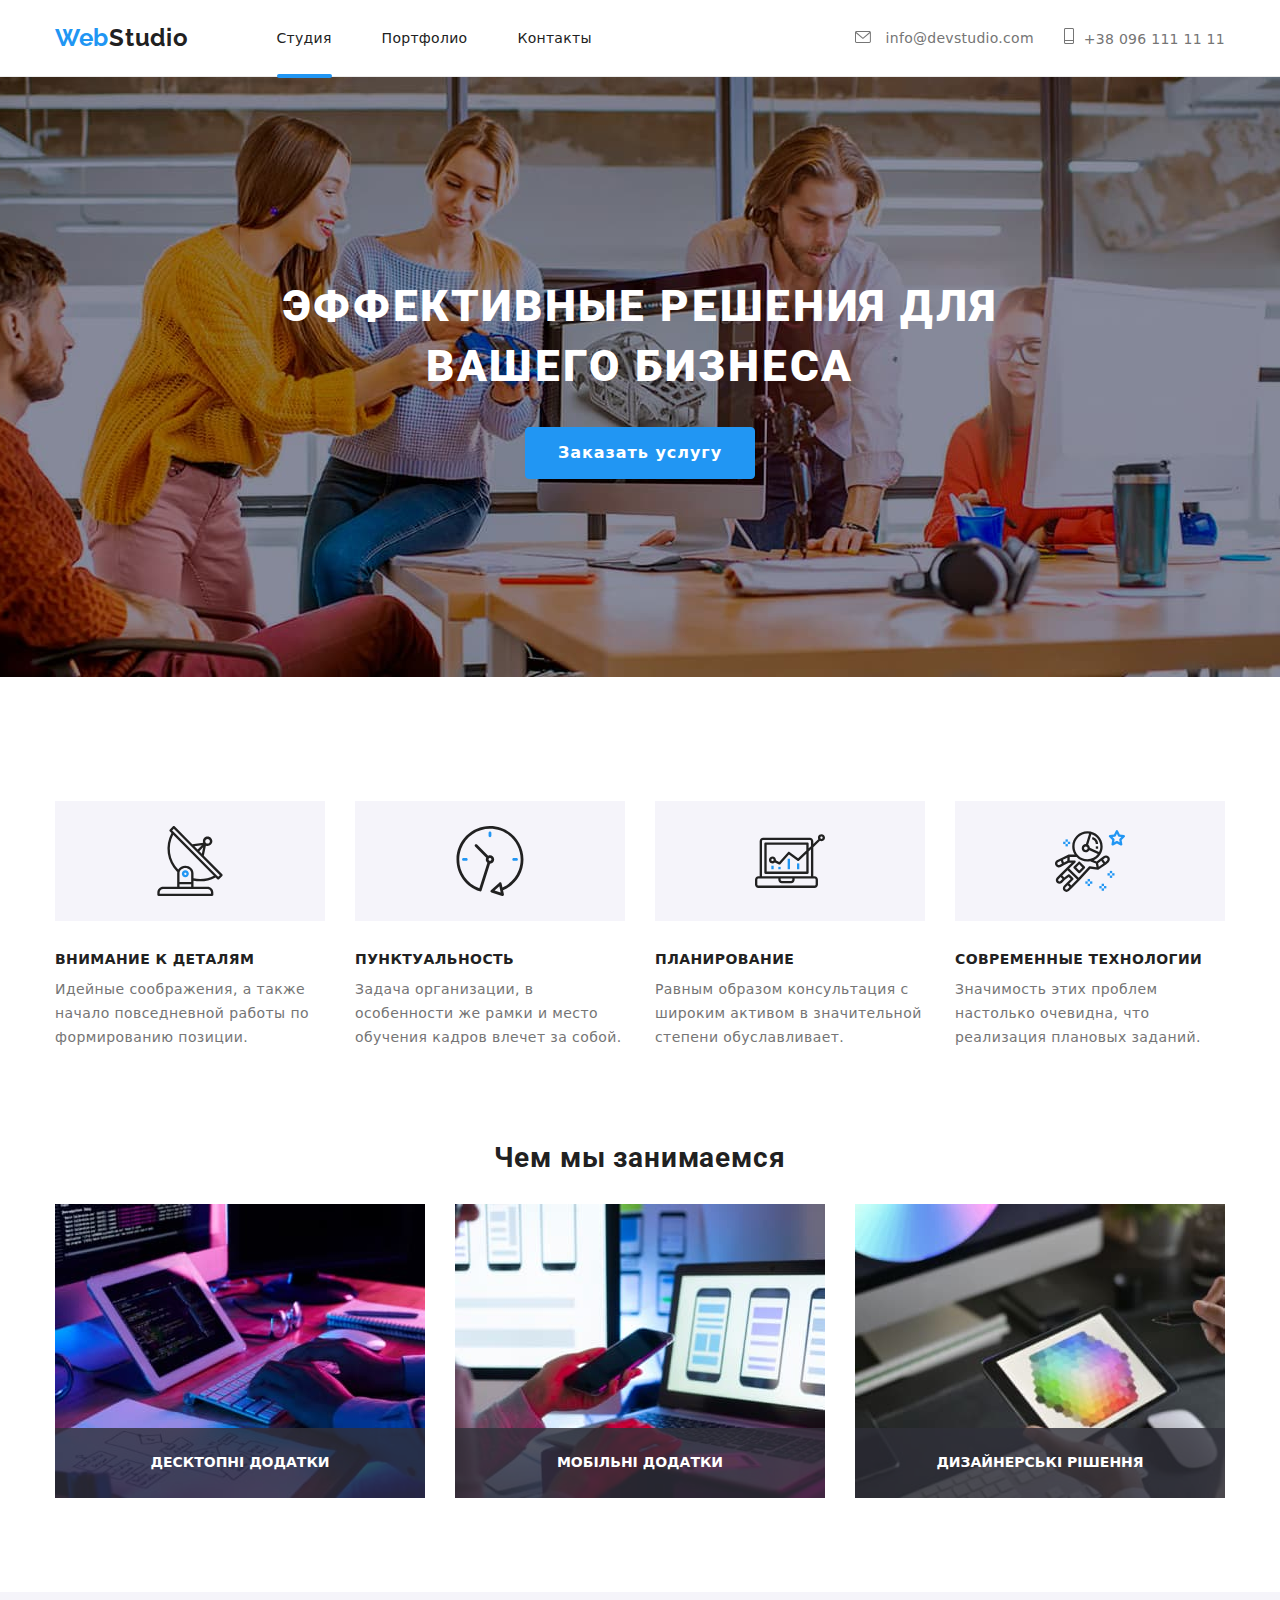
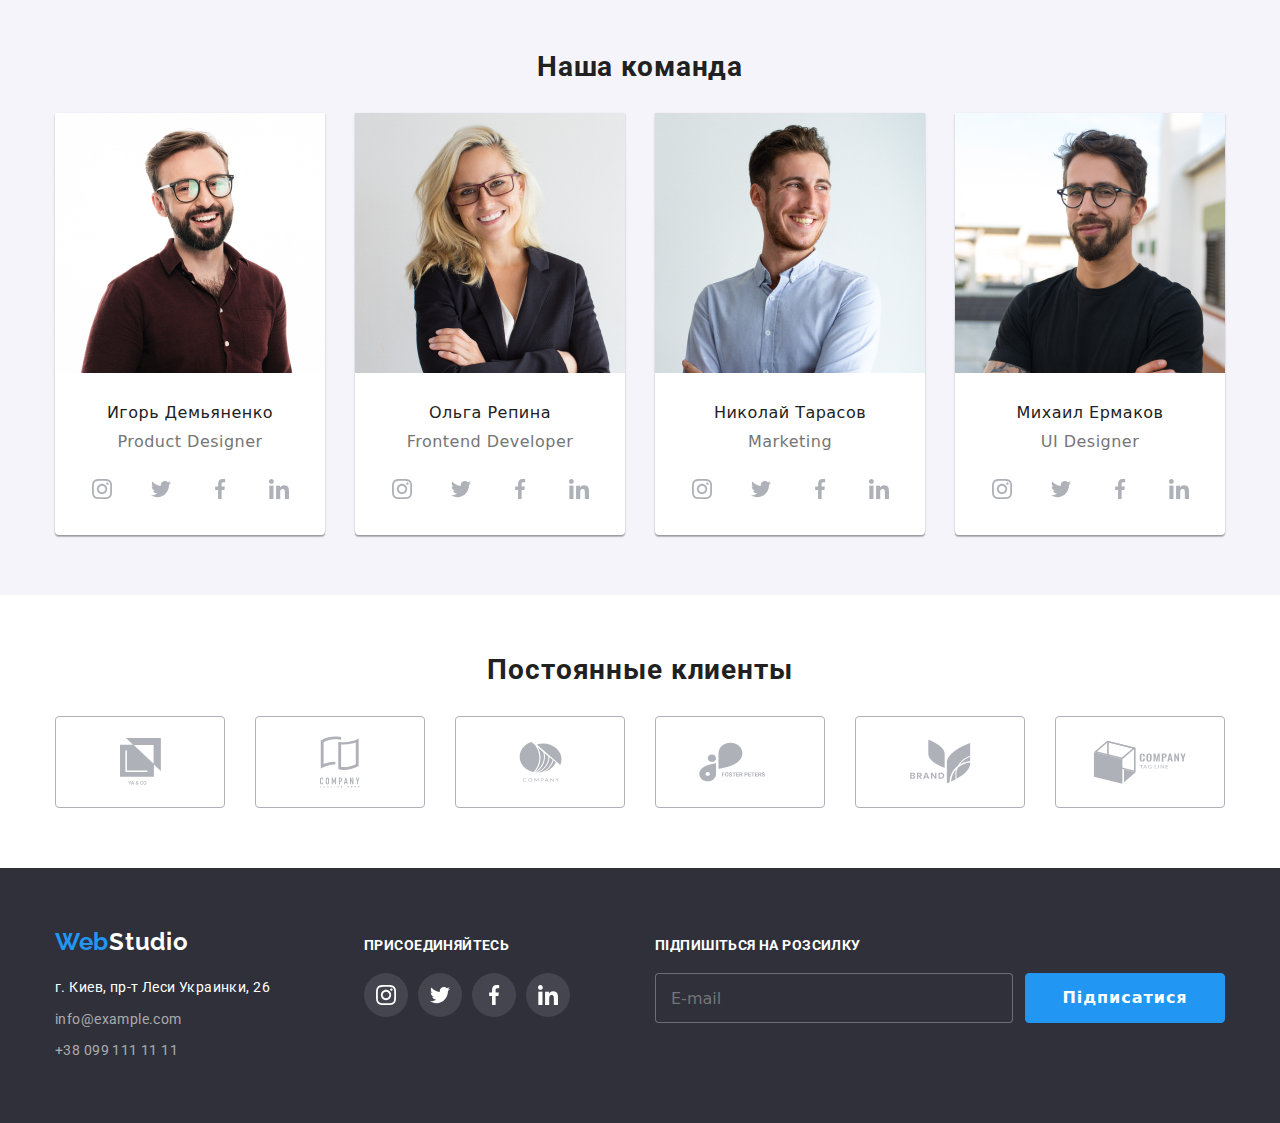
<file: index.html>
<!DOCTYPE html>
<html lang="ru">
<head>
    <meta charset="UTF-8">
    <meta http-equiv="X-UA-Compatible" content="IE=edge">
    <meta name="viewport" content="width=device-width, initial-scale=1.0">
    <title>Document</title>
    <link rel="preconnect" href="https://fonts.googleapis.com">
    <link rel="preconnect" href="https://fonts.gstatic.com" crossorigin>
    <link href="https://fonts.googleapis.com/css2?family=Raleway:wght@700&family=Roboto:wght@400;500;700;900&display=swap"
        rel="stylesheet">
    <link rel="stylesheet" href="https://cdnjs.cloudflare.com/ajax/libs/modern-normalize/1.1.0/modern-normalize.min.css">

    <link rel="stylesheet" href="./css/main.min.css">
   
</head>
<body class="font">
    <header class="page-header">
        <div class="container page-header-container">
            <nav class="page-nav">
            
                <a class="link logo" href="index.html">Web<span class="logo-accent">Studio</span></a>
            
                <ul class="list menu ">
                    <li class="menu__item">
                        <a class="link menu__link menu__link_hover" href="index.html">Студия</a>
                    </li>
                    <li class="menu__item">
                        <a class="link menu__link" href="portfolio.html">Портфолио</a>
                    </li>
                    <li class="menu__item">
                        <a class="link menu__link" href="">Контакты</a>
                    </li>
                </ul>
            
            </nav>
            <button type="button" class="mobile-menu-open" data-menu-open >
                <svg class="mobile-menu-open__icon" width="40" height="40" >
                    <use href="./images/sprite.svg#burger-icon" ></use>
                </svg>
            </button>
            
            <ul class="list menu-address">
                <li class="menu-address__item">
                    <a class="link menu-address__link" href="mailto:info@devstudio.com"> <svg class="mail-icon" width="16" height="12">
                        <use href="./images/sprite.svg#icon-envelope-hover"></use>
                    </svg> info@devstudio.com
                        
                    </a>
                </li>
                <li>
                    <a class="link menu-address__link" href="tel:+380961111111"> <svg class="phone-icon" width="10" height="16">
                        <use href="./images/sprite.svg#icon-Vector"></use>
                    </svg>+38 096 111 11 11
                        
                    </a>
                </li>
            </ul>
        </div>

        <div class="mobile-menu" data-menu>
            <div class="container mobile-menu__container">
                <button class="mobile-menu__close-btn" data-menu-close>
                    <svg class="mobile-menu__close-icon" width="40" height="40">
                        <use href="./images/sprite.svg#icon-cross"></use>
                    </svg>
                </button>
                
                <ul class="list mobile-menu__list">
                    <li  class="mobile-menu__item">
                        <a class="mobile-menu__link link" href="">Студія</a>
                    </li>
                    <li class="mobile-menu__item">
                        <a class="mobile-menu__link link" href="">Портфоліо</a>
                    </li>
                    <li class="mobile-menu__item">
                        <a class="mobile-menu__link link" href="">Контакти</a>
                    </li>
                </ul>
                
                <ul class="list mobile-menu__secondary-list">
                    <li class="mobile-menu__secondary-item" >
                        <a class="mobile-menu__secondary-link_phone" href="">+38 096 111 11 11</a>
                    </li>
                    <li class="mobile-menu__secondary-item">
                        <a class="mobile-menu__secondary-link_mail" href="">info@devstudio.com</a>
                    </li>
                </ul>
                
                <ul class="list mobile-menu__third-list">
                    <li class="mobile-menu__third-item">
                        <a class="mobile-menu__third-link" href="">Instagram</a>
                    </li>
                    <li class="mobile-menu__third-item">
                        <a class="mobile-menu__third-link" href="">Twitter</a>
                    </li>
                    <li class="mobile-menu__third-item">
                        <a class="mobile-menu__third-link" href="">Facebook</a>
                    </li>
                    <li class="mobile-menu__third-item">
                        <a class="mobile-menu__third-link" href="">LinkedIn</a>
                    </li>
                </ul>
            </div>
            
        </div>
        
    
    
    </header>

    <main>
        

        <section class="hero hero-backgroung-color">
            <div class="container">
                <h1 class="hero-title">Эффективные решения для <br> вашего бизнеса</h1>
                <button class="model-btn" type="button" data-modal-open>Заказать услугу</button>
            </div>
            
        </section>

        <section class="advantages-section">
            <div class="container">
                <h2 hidden class="section-main-title">Преимущества</h2>
                <ul class="list advantages-main-list">
                    <li class="advantages-list icon-network">
                        <h3 class="advantages-title">Внимание к деталям</h3>
                        <p class="advantages-text">Идейные соображения, а также начало повседневной работы по формированию позиции.
                        </p>
                    </li>
                    <li class="advantages-list icon-clock">
                        <h3 class="advantages-title">Пунктуальность</h3>
                        <p class="advantages-text">Задача организации, в особенности же рамки и место обучения кадров влечет за
                            собой.</p>
                    </li>
                    <li class="advantages-list icon-notebook">
                        <h3 class="advantages-title">Планирование</h3>
                        <p class="advantages-text">Равным образом консультация с широким активом в значительной степени
                            обуславливает.</p>
                    </li>
                    <li class="advantages-list icon-astronaut">
                        <h3 class="advantages-title">Современные технологии</h3>
                        <p class="advantages-text">Значимость этих проблем настолько очевидна, что реализация плановых заданий.</p>
                    </li>
                </ul>
            </div>
         
        </section>
       

        <section class="duties-section">
            <div class="container">
                <h2 class="section-main-title">Чем мы занимаемся</h2>
                <ul class="list duties-list">

                    <li class="what-we-do">
                        <div class="what-we-do1">
                            <img src="./images/services/on-paper.jpg" alt="на бумаге" width="370" height="294">
                            <p class="what-we-do-overlay">
                                Десктопні додатки
                            </p>
                        </div>
                       
                    </li>


                    <li class="what-we-do">
                        <div class="what-we-do1">
                            <img src="./images/services/on-notebook.jpg" alt="на ноутбуке" width="370" height="294">
                            <p class="what-we-do-overlay">
                            Мобільні додатки
                            </p>
                        </div>
                        
                        
                    </li>



                    <li class="what-we-do">
                        <div class="what-we-do1">
                            <img src="./images/services/on-tablet.jpg" alt="на планшете" width="370" height="294">
                            <p class="what-we-do-overlay">
                                Дизайнерські рішення
                            </p>
                        </div>
                       
                    </li>
                </ul>
            </div>
            
        </section>

        <section class="team-section section">
            <div class="container">
                <h2 class="section-main-title">Наша команда</h2>
                <ul class="list team-list">
                    <li class="team-list-shadow">
                        <picture>
                            <source srcset="./images/team/desktop/igor-demyanenko-desktop-img.jpg 1x, ./images/team/desktop/igor-demyanenko-desktop-img@2x.jpg 2x " 
                            media="(min-width:1200px)" />
                            <source
                                srcset="./images/team/tablet/igor-demyanenko-tablet-img.jpg 1x, ./images/team/tablet/igor-demyanenko-tablet-img@2x.jpg 2x "
                                media="(min-width:768px)" />
                            <source
                                srcset="./images/team/mobile/igor-demyanenko-mobile-img.jpg 1x, ./images/team/mobile/igor-demyanenko-mobile-img@2x.jpg 2x "
                                media="(max-width:767px)" />
                            
                            <img class="team-img" src="./images/team/mobile/igor-demyanenko-mobile-img.jpg" alt="фото игорь демьяненко" >
                        </picture>
                        
                        <div class="team-description">
                            <h3 class="team-title">Игорь Демьяненко</h3>
                            <p class="job-title" lang="en">Product Designer</p>
                            <ul class="social-list list">
                                <li class="social-list-item">
                                    <a href="" class="social-list-link">
                                        <svg class="social-list-icon" width="20" height="20">
                                            <use href="./images/sprite.svg#icon-instagram-2"></use>
                                        </svg>
                                    </a>
                                </li>
                                <li class="social-list-item">
                                    <a href="" class="social-list-link">
                                        <svg class="social-list-icon" width="20" height="20">
                                            <use href="./images/sprite.svg#icon-twitter-1"></use>
                                        </svg>
                                    </a>
                                </li>
                                <li class="social-list-item">
                                    <a href="" class="social-list-link">
                                        <svg class="social-list-icon" width="20" height="20">
                                            <use href="./images/sprite.svg#icon-facebook-1"></use>
                                        </svg>
                                    </a>
                                </li>
                                <li class="social-list-item">
                                    <a href="" class="social-list-link">
                                        <svg class="social-list-icon" width="20" height="20">
                                            <use href="./images/sprite.svg#icon-linkedin-1"></use>
                                        </svg>
                                    </a>
                                </li>
                            </ul>
                        </div>
                    </li>
                    <li class="team-list-shadow">
                        <picture>
                            <source
                                srcset="./images/team/desktop/olga-repina-desktop-img.jpg 1x, ./images/team/desktop/olga-repina-desktop-img@2x.jpg 2x "
                                media="(min-width:1200px)" />
                            <source
                                srcset="./images/team/tablet/olga-repina-tablet-img.jpg 1x, ./images/team/tablet/olga-repina-tablet-img@2x.jpg 2x "
                                media="(min-width:768px)" />
                            <source
                                srcset="./images/team/mobile/olga-repina-mobile-img.jpg 1x, ./images/team/mobile/olga-repina-mobile-img@2x.jpg 2x "
                                media="(max-width:767px)" />

                                <img class="team-img" src="./images/team/mobile/olga-repina-mobile-img.jpg" alt="фото ольга репина" >
                        </picture>

                        
                        <div class="team-description">
                            <h3 class="team-title">Ольга Репина</h3>
                            <p class="job-title" lang="en">Frontend Developer</p>
                            <ul class="social-list list">
                                <li class="social-list-item">
                                    <a href="" class="social-list-link">
                                        <svg class="social-list-icon" width="20" height="20">
                                            <use href="./images/sprite.svg#icon-instagram-2"></use>
                                        </svg>
                                    </a>
                                </li>
                                <li class="social-list-item">
                                    <a href="" class="social-list-link">
                                        <svg class="social-list-icon" width="20" height="20">
                                            <use href="./images/sprite.svg#icon-twitter-1"></use>
                                        </svg>
                                    </a>
                                </li>
                                <li class="social-list-item">
                                    <a href="" class="social-list-link">
                                        <svg class="social-list-icon" width="20" height="20">
                                            <use href="./images/sprite.svg#icon-facebook-1"></use>
                                        </svg>
                                    </a>
                                </li>
                                <li class="social-list-item">
                                    <a href="" class="social-list-link">
                                        <svg class="social-list-icon" width="20" height="20">
                                            <use href="./images/sprite.svg#icon-linkedin-1"></use>
                                        </svg>
                                    </a>
                                </li>
                            </ul>
                        </div>
                    </li>
                    <li class="team-list-shadow">
                        <picture>
                            <source
                                srcset="./images/team/desktop/nikolay-tarasov-desktop-img.jpg 1x, ./images/team/desktop/nikolay-tarasov-desktop-img@2x.jpg 2x "
                                media="(min-width:1200px)" />
                            <source
                                srcset="./images/team/tablet/nikolay-tarasov-tablet-img.jpg 1x, ./images/team/tablet/nikolay-tarasov-tablet-img@2x.jpg 2x "
                                media="(min-width:768px)" />
                            <source
                                srcset="./images/team/mobile/nikolay-tarasov-mobile-img.jpg 1x, ./images/team/mobile/nikolay-tarasov-mobile-img@2x.jpg 2x "
                                media="(max-width:767px)" />
                        
                            <img class="team-img" src="./images/team/mobile/nikolay-tarasov-mobile-img.jpg" alt="фото николаи тарасов">
                        </picture>

    
                        <div class="team-description">
                            <h3 class="team-title">Николай Тарасов</h3>
                            <p class="job-title" lang="en">Marketing</p>
                            <ul class="social-list list">
                                <li class="social-list-item">
                                    <a href="" class="social-list-link">
                                        <svg class="social-list-icon" width="20" height="20">
                                            <use href="./images/sprite.svg#icon-instagram-2"></use>
                                        </svg>
                                    </a>
                                </li>
                                <li class="social-list-item">
                                    <a href="" class="social-list-link">
                                        <svg class="social-list-icon" width="20" height="20">
                                            <use href="./images/sprite.svg#icon-twitter-1"></use>
                                        </svg>
                                    </a>
                                </li>
                                <li class="social-list-item">
                                    <a href="" class="social-list-link">
                                        <svg class="social-list-icon" width="20" height="20">
                                            <use href="./images/sprite.svg#icon-facebook-1"></use>
                                        </svg>
                                    </a>
                                </li>
                                <li class="social-list-item">
                                    <a href="" class="social-list-link">
                                        <svg class="social-list-icon" width="20" height="20">
                                            <use href="./images/sprite.svg#icon-linkedin-1"></use>
                                        </svg>
                                    </a>
                                </li>
                            </ul>
                        </div>
                    </li>
                    <li class="team-list-shadow">
                        <picture>
                            <source
                                srcset="./images/team/desktop/mikhail-ermakov-desktop-img.jpg 1x, ./images/team/desktop/mikhail-ermakov-desktop-img@2x.jpg 2x "
                                media="(min-width:1200px)" />
                            <source
                                srcset="./images/team/tablet/mikhail-ermakov-tablet-img.jpg 1x, ./images/team/tablet/mikhail-ermakov-tablet-img@2x.jpg 2x "
                                media="(min-width:768px)" />
                            <source
                                srcset="./images/team/mobile/mikhail-ermakov-mobile-img.jpg 1x, ./images/team/mobile/mikhail-ermakov-mobile-img@2x.jpg 2x "
                                media="(max-width:767px)" />
                        
                            <img class="team-img" src="./images/team/mobile/mikhail-ermakov-mobile-img.jpg" alt="фото михаил ермаков">
                        </picture>


                        <div class="team-description">
                            <h3 class="team-title">Михаил Ермаков</h3>
                            <p class="job-title" lang="en">UI Designer</p>
                            <ul class="social-list list">
                                <li class="social-list-item">
                                    <a href="" class="social-list-link">
                                        <svg class="social-list-icon" width="20" height="20">
                                            <use href="./images/sprite.svg#icon-instagram-2"></use>
                                        </svg>
                                    </a>
                                </li>
                                <li class="social-list-item">
                                    <a href="" class="social-list-link">
                                        <svg class="social-list-icon" width="20" height="20">
                                            <use href="./images/sprite.svg#icon-twitter-1"></use>
                                        </svg>
                                    </a>
                                </li>
                                <li class="social-list-item">
                                    <a href="" class="social-list-link">
                                        <svg class="social-list-icon" width="20" height="20">
                                            <use href="./images/sprite.svg#icon-facebook-1"></use>
                                        </svg>
                                    </a>
                                </li>
                                <li class="social-list-item">
                                    <a href="" class="social-list-link">
                                        <svg class="social-list-icon" width="20" height="20">
                                            <use href="./images/sprite.svg#icon-linkedin-1"></use>
                                        </svg>
                                    </a>
                                </li>
                            </ul>
                        </div>
                    </li>
                </ul>
            </div>
            
        </section>


        <section class="clients-section">
            <div class="container">
                <h2 class="section-main-title">Постоянные клиенты</h2>
                <ul class="clients-list list">
                    <li class="clients-list-logo">
                        <a href="" class="clients-list-link">
                            <svg class="clients-list-icon" width="41" height="47">
                                <use href="./images/sprite.svg#icon-Union"></use>
                            </svg>
                        </a>
                    </li>
                    <li class="clients-list-logo">
                        <a href="" class="clients-list-link">
                            <svg class="clients-list-icon" width="40" height="52">
                                <use href="./images/sprite.svg#icon-group"></use>
                            </svg>
                        </a>
                    </li>
                    <li class="clients-list-logo">
                        <a href="" class="clients-list-link">
                            <svg class="clients-list-icon" width="43" height="41">
                                <use href="./images/sprite.svg#icon-group-1"></use>
                            </svg>
                        </a>
                    </li>
                    <li class="clients-list-logo">
                        <a href="" class="clients-list-link">
                            <svg class="clients-list-icon" width="84" height="40">
                                <use href="./images/sprite.svg#icon-group-2"></use>
                            </svg>
                        </a>
                    </li>
                    <li class="clients-list-logo">
                        <a href="" class="clients-list-link">
                            <svg class="clients-list-icon" width="63" height="45">
                                <use href="./images/sprite.svg#icon-group-3"></use>
                            </svg>
                        </a>
                    </li>
                    <li class="clients-list-logo">
                        <a href="" class="clients-list-link">
                            <svg class="clients-list-icon" width="94" height="44">
                                <use href="./images/sprite.svg#icon-Object"></use>
                            </svg>
                        </a>
                    </li>
                </ul>
            </div>
            
        </section>

    </main>

    <footer class="page-footer">
        


        <div class="container container-footer">
             <div class="container-footer-item">
                  <div class="container-footer-list">
                      <a class="link logo logo-footer" href="index.html">Web<span class="logo-accent-footer">Studio</span></a>
                      <address>
                          <ul class="list list-address">
                              <li class="list__item list__item_address">
                                  <a class="link list__link_color" href="https://goo.gl/maps/79wJ6iFCeuB7EtHP7" target="_blank">г.
                                Киев,
                                пр-т Леси
                                Украинки, 26</a>
                            </li>
                            <li class="list__item">
                                <a class="link list__link" href="mailto:info@example.com">info@example.com</a>
                            </li>
                            <li class="list__item">
                                <a class="link list__link" href="tel:+380991111111">+38 099 111 11 11</a>
                            </li>
                        </ul>
                    </address>
                </div>
                <div class="container-footer-icons">
                    <h3 class="page-footer__title">присоединяйтесь</h3>
                    <ul class="footer-social-list list">
                        <li>
                            <a href="" class="footer-social-list__link">
                                <svg class="footer-social-list__icon" width="20" heith="20">
                                    <use href="./images/sprite.svg#icon-instagram-2"></use>
                                </svg>
                            </a>
                        </li>
                        <li>
                            <a href="" class="footer-social-list__link">
                                <svg class="footer-social-list__icon" width="20" heith="20">
                                    <use href="./images/sprite.svg#icon-twitter-1"></use>
                                </svg>
                            </a>
                        </li>
                        <li>
                            <a href="" class="footer-social-list__link">
                                <svg class="footer-social-list__icon" width="20" heith="20">
                                    <use href="./images/sprite.svg#icon-facebook-1"></use>
                                </svg>
                            </a>
                        </li>
                        <li>
                            <a href="" class="footer-social-list__link">
                                <svg class="footer-social-list__icon" width="20" heith="20">
                                    <use href="./images/sprite.svg#icon-linkedin-1"></use>
                                </svg>
                            </a>
                        </li>
                    </ul>
                </div>
            </div>


           
            <div class="footer-tablet">
                <p class="modal-form-text-footer page-footer__title">Підпишіться на розсилку</p>
                <form class="modal-form-footer">
    
                    <label class="modal-form-field-footer">
                        <input type="email" name="user-email" class="modal-form-input-footer" required pattern=".+@"
                            minlength="2" placeholder="E-mail">
                    </label>
    
                    <button type="submit" class="modal-form-submit-footer">Підписатися
                        <svg class="modal-form-icon-footer" width="24" height="24">
                            <use href="./images/sprite.svg#icon-icon-send"></use>
                        </svg>
                    </button>
                </form>
            </div>
    
        </div>
    
    
    
    
    
    
    </footer>


<!-- <div class="backdrop is-hidden" data-modal>
    <div class="modal">
        <button type="button" class="modal-close-btn" data-modal-close>
            <svg class="modal-close-btn-icon" width="11" height="11">
                <use href="./images/sprite.svg#icon-Vector-1"></use>
            </svg>
        </button>
        <form class="modal-form">
            <p class="modal-form-text">Залиште свої дані, ми вам передзвонимо</p>
            <label class="modal-form-field">
                <span class="modal-form-input-desc">Ім'я</span>
                <span class="modal-form-input-wrapper">
                    <input type="text" name="user-name" class="modal-form-input" required pattern="^[a-zA-Za-яА-Я]+" minlength="2">
                    <svg class="modal-form-icon" width="12" height="12">
                        <use href="./images/sprite.svg#icon-name-icon-final"></use>
                    </svg>
                </span>
            </label>
            <label class="modal-form-field">
                <span class="modal-form-input-desc">Телефон</span>
               <span class="modal-form-input-wrapper">
                    <input type="tel" name="user-phone" class="modal-form-input" required pattern="[0-9]{3}-[0-9]{3}-[0-9]{2}-[0-9]{2}"
                        title="xxx-xxx-xx-xx">
                    <svg class="modal-form-icon" width="13" height="13">
                        <use href="./images/sprite.svg#icon-phone-icon"></use>
                    </svg>
                </span>
            </label>
            <label class="modal-form-field">
                <span class="modal-form-input-desc">Пошта</span>
                <span class="modal-form-input-wrapper">
                    <input type="mail" name="user-mail" class="modal-form-input" required>
                    <svg class="modal-form-icon" width="15" height="12">
                        <use href="./images/sprite.svg#icon-mail-icon"></use>
                    </svg>
                </span>
            </label>
            <label class="modal-form-field">
                <span class="modal-form-input-desc">Коментар</span>
                <textarea 
                name="user-message"   
                class="modal-form-message" 
                placeholder="Bведіть текст"></textarea>
            </label>
            <input id="user-policy" type="checkbox" name="user-policy" class="modal-form-check visually-hidden">
            <label for="user-policy" class="modal-form-check-desc"><span class="modal-form-decs-policy">Погоджуюся з розсилкою та приймаю&nbsp;</span>  <a class="modal-form-desc-policy-link" href="">Умови договору</a> </label>
            <button type="submit" class="modal-form-submit">Відправити</button>
        </form>
    </div>
</div>

<script src="./css/js/model.js"></script> -->
<script src="./js/mobile-menu.js"></script>


</body>
</html>
</file>
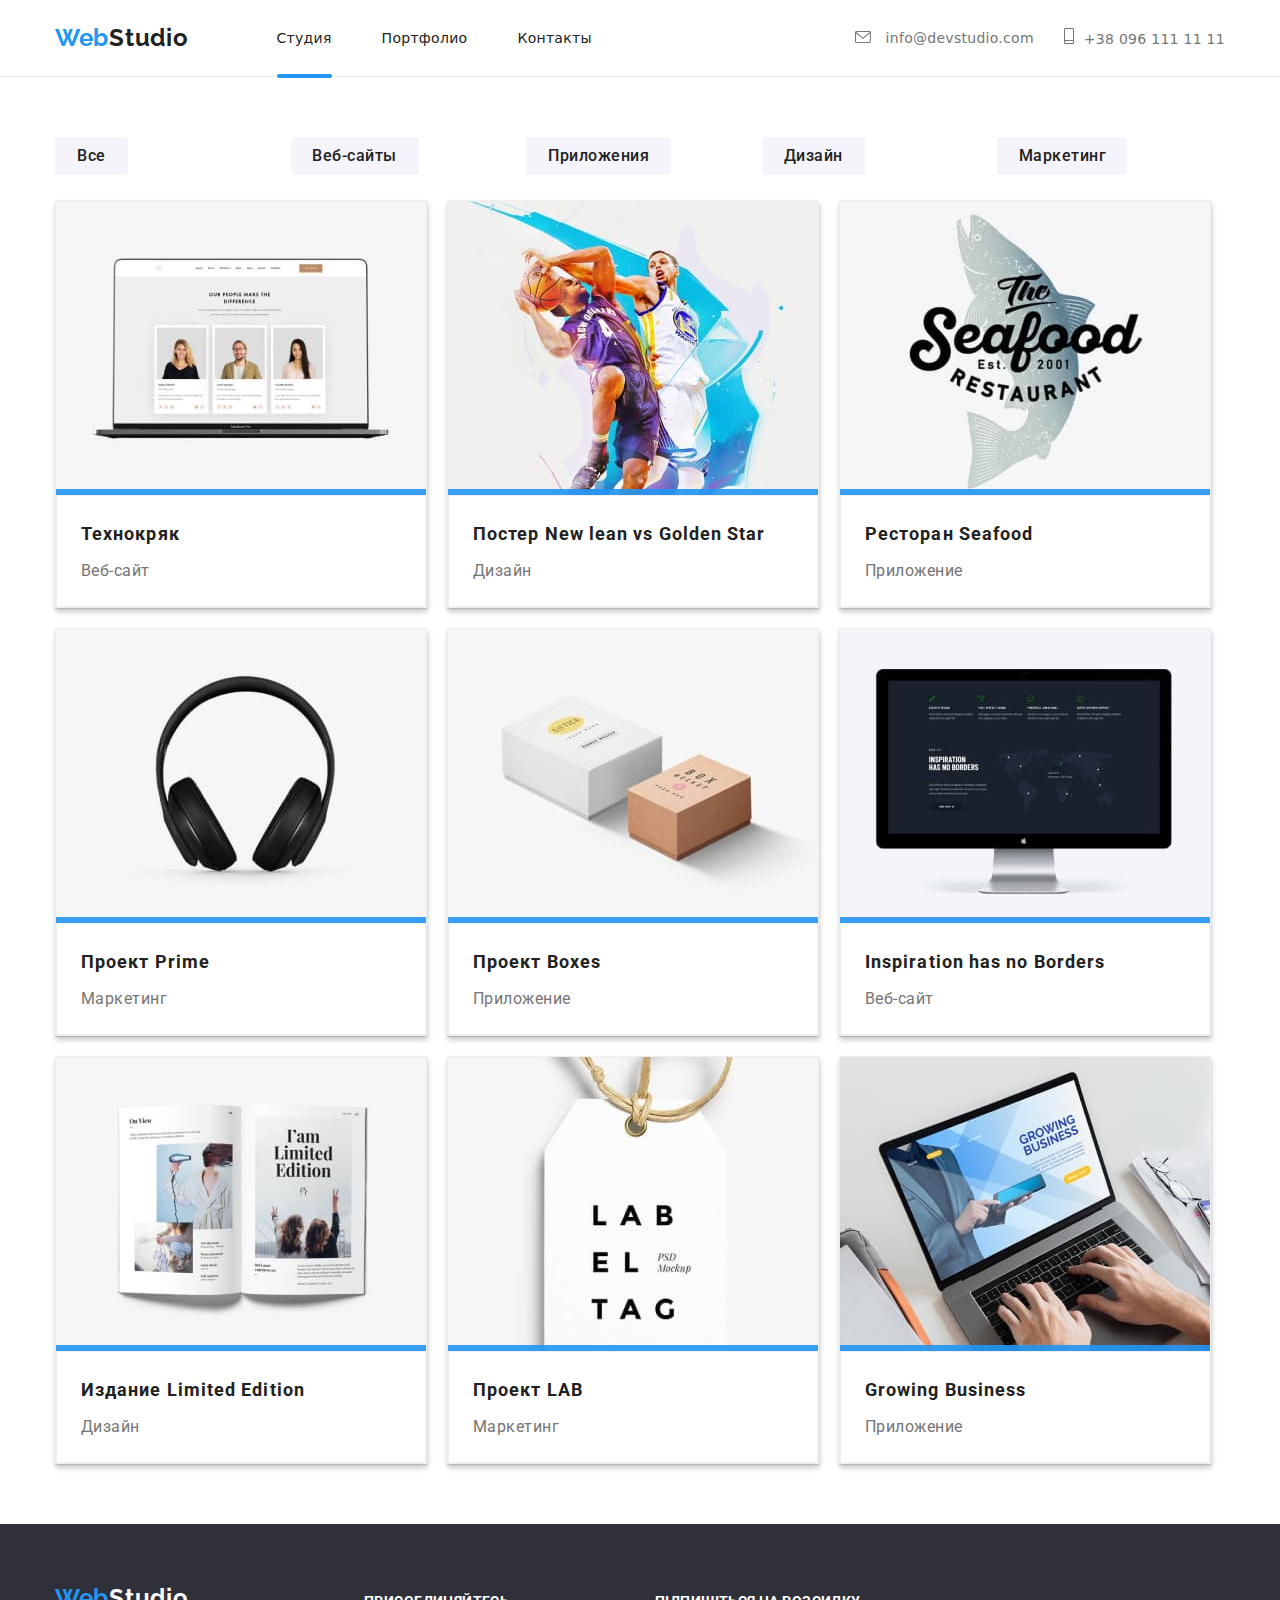
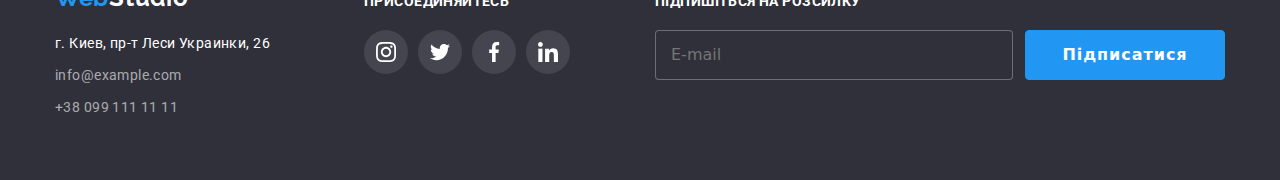
<file: portfolio.html>
<!DOCTYPE html>
<html lang="ru">

<head>
    <meta charset="UTF-8">
    <meta http-equiv="X-UA-Compatible" content="IE=edge">
    <meta name="viewport" content="width=device-width, initial-scale=1.0">
    <title>Document</title>
    <link rel="preconnect" href="https://fonts.googleapis.com">
    <link rel="preconnect" href="https://fonts.gstatic.com" crossorigin>
    <link
        href="https://fonts.googleapis.com/css2?family=Raleway:wght@700&family=Roboto:wght@400;500;700;900&display=swap"
        rel="stylesheet">
    <link rel="stylesheet" href="https://cdnjs.cloudflare.com/ajax/libs/modern-normalize/1.0.0/modern-normalize.min.css" />
        
    <link rel="stylesheet" href="./css/main.min.css">
</head>

<body class="font">

    <header class="page-header">
        <div class="container page-header-container page-header-portfolio">
            <nav class="page-nav">
    
                <a class="link logo" href="index.html">Web<span class="logo-accent">Studio</span></a>
    
                <ul class="list menu ">
                    <li class="menu__item">
                        <a class="link menu__link menu__link_hover" href="index.html">Студия</a>
                    </li>
                    <li class="menu__item">
                        <a class="link menu__link" href="portfolio.html">Портфолио</a>
                    </li>
                    <li class="menu__item">
                        <a class="link menu__link" href="">Контакты</a>
                    </li>
                </ul>
    
            </nav>
            <button type="button" class="mobile-menu-open" data-menu-open>
                <svg class="mobile-menu-open__icon" width="40" height="40">
                    <use href="./images/sprite.svg#burger-icon"></use>
                </svg>
            </button>
    
            <ul class="list menu-address">
                <li class="menu-address__item">
                    <a class="link menu-address__link" href="mailto:info@devstudio.com"> <svg class="mail-icon" width="16"
                            height="12">
                            <use href="./images/sprite.svg#icon-envelope-hover"></use>
                        </svg> info@devstudio.com
    
                    </a>
                </li>
                <li>
                    <a class="link menu-address__link" href="tel:+380961111111"> <svg class="phone-icon" width="10"
                            height="16">
                            <use href="./images/sprite.svg#icon-Vector"></use>
                        </svg>+38 096 111 11 11
    
                    </a>
                </li>
            </ul>
        </div>
    
        <div class="mobile-menu" data-menu>
            <div class="container mobile-menu__container">
                <button class="mobile-menu__close-btn" data-menu-close>
                    <svg class="mobile-menu__close-icon" width="40" height="40">
                        <use href="./images/sprite.svg#icon-cross"></use>
                    </svg>
                </button>
    
                <ul class="list mobile-menu__list">
                    <li class="mobile-menu__item">
                        <a class="mobile-menu__link link" href="">Студія</a>
                    </li>
                    <li class="mobile-menu__item">
                        <a class="mobile-menu__link link" href="">Портфоліо</a>
                    </li>
                    <li class="mobile-menu__item">
                        <a class="mobile-menu__link link" href="">Контакти</a>
                    </li>
                </ul>
    
                <ul class="list mobile-menu__secondary-list">
                    <li class="mobile-menu__secondary-item">
                        <a class="mobile-menu__secondary-link_phone" href="">+38 096 111 11 11</a>
                    </li>
                    <li class="mobile-menu__secondary-item">
                        <a class="mobile-menu__secondary-link_mail" href="">info@devstudio.com</a>
                    </li>
                </ul>
    
                <ul class="list mobile-menu__third-list">
                    <li class="mobile-menu__third-item">
                        <a class="mobile-menu__third-link" href="">Instagram</a>
                    </li>
                    <li class="mobile-menu__third-item">
                        <a class="mobile-menu__third-link" href="">Twitter</a>
                    </li>
                    <li class="mobile-menu__third-item">
                        <a class="mobile-menu__third-link" href="">Facebook</a>
                    </li>
                    <li class="mobile-menu__third-item">
                        <a class="mobile-menu__third-link" href="">LinkedIn</a>
                    </li>
                </ul>
            </div>
    
        </div>
    
    
    
    </header>
    <!-- <header class="page-header page-header-portfolio">
        <div class="container page-header-container">
            <nav class="page-nav">
    
                <a class="link logo" href="index.html">Web <span class="logo-accent">Studio</span></a>
    
                <ul class="list menu ">
                    <li class="menu__item">
                        <a class="link menu__link" href="index.html">Студия</a>
                    </li>
                    <li class="menu__item">
                        <a class="link menu__link menu__link_hover" href="portfolio.html">Портфолио</a>
                    </li>
                    <li class="menu__item">
                        <a class="link menu__link" href="">Контакты</a>
                    </li>
                </ul>
    
            </nav>
    
            <ul class="list menu-address">
                <li class="menu-address__item">
                    <a class="link menu-address__link" href="mailto:info@devstudio.com"> <svg class="mail-icon" width="16"
                            height="12">
                            <use href="./images/sprite.svg#icon-envelope-hover"></use>
                        </svg> info@devstudio.com
    
                    </a>
                </li>
                <li>
                    <a class="link menu-address__link" href="tel:+380961111111"> <svg class="phone-icon" width="10" height="16">
                            <use href="./images/sprite.svg#icon-Vector"></use>
                        </svg>+38 096 111 11 11
    
                    </a>
                </li>
            </ul>
        </div>
    
    
    
    </header> -->
    <main>
        <section class="page-portfolio">
            <div class="container">
                <h1 hidden >Меню</h1>
                <ul class="list portfolio-list">
                
                    <li class="portfolio-list__item">
                        <button class="portfolio-list__btn button-portfolio-first" type="button">Все</button>
                    </li>
                    <li class="portfolio-list__item">
                        <button class="portfolio-list__btn button-portfolio-second" type="button">Веб-сайты</button>
                    </li>
                    <li class="portfolio-list__item">
                        <button class="portfolio-list__btn button-portfolio-third" type="button">Приложения</button>
                    </li>
                    <li class="portfolio-list__item">
                        <button class="portfolio-list__btn button-portfolio-forth" type="button">Дизайн</button>
                    </li>
                    <li class="portfolio-list__item">
                        <button class="portfolio-list__btn button-portfolio-fifth" type="button">Маркетинг</button>
                    </li>
                </ul>
                
                <h2 hidden>Все виды постеров</h2>
                <ul class="list portfolio-secondary-list">
                    <li class="portfolio-secondary-list__item">
                        <a href="" class="portfolio-secondary-list__link">
                            <div class="items-menu-flex-wrapper">


                                <picture>
                                    <source
                                        srcset="./images/portfolio/desktop/overlay-desktop-img.jpg 1x, ./images/portfolio/desktop/overlay-desktop-img@2x.jpg 2x "
                                        media="(min-width:1200px)" />
                                    <source
                                        srcset="./images/portfolio/tablet/overlay-tablet-img.jpg 1x, ./images/portfolio/tablet/overlay-tablet-img@2x.jpg 2x "
                                        media="(min-width:768px)" />
                                    <source
                                        srcset="./images/portfolio/mobile/overlay-mobile-img.jpg 1x, ./images/portfolio/mobile/overlay-mobile-img@2x.jpg 2x "
                                        media="(max-width:767px)" />
                                
                                    <img src="./images/portfolio/poster-one.jpg" alt="ноутбук">
                                </picture>

                                
                                <p class="overlay">Ресурс пропонує комплексні пропозиції з різним рівнем функціоналу та сервісів. Все це дозволить
                                    відвідувачу отримати
                                    вичерпні відомості про компанію чи приватну особу.</p>
                            </div>
                        </a>
                        
                       
                        <div class="title-description">
                            <h3 class="portfolio-secondary-list__title" class="poster-title">Технокряк</h3>
                            <p class="portfolio-secondary-list__desc">Веб-сайт</p>
                        </div>
                    </li>

                    <li class="portfolio-secondary-list__item">
                        <a href="" class="portfolio-secondary-list__link">
                            <div class="items-menu-flex-wrapper">

                                <picture>
                                    <source
                                        srcset="./images/portfolio/desktop/poster-desktop-img.jpg 1x, ./images/portfolio/desktop/poster-desktop-img@2x.jpg 2x "
                                        media="(min-width:1200px)" />
                                    <source
                                        srcset="./images/portfolio/tablet/poster-tablet-img.jpg 1x, ./images/portfolio/tablet/poster-tablet-img@2x.jpg 2x "
                                        media="(min-width:768px)" />
                                    <source
                                        srcset="./images/portfolio/mobile/poster-mobile-img.jpg 1x, ./images/portfolio/mobile/poster-mobile-img@2x.jpg 2x "
                                        media="(max-width:767px)" />
                                
                                    <img src="./images/portfolio/poster-two.jpg" alt="два парня">
                                </picture>

                                
                                <p class="overlay">Ресурс пропонує комплексні пропозиції з різним рівнем функціоналу та сервісів. Все це дозволить
                                    відвідувачу отримати
                                    вичерпні відомості про компанію чи приватну особу.</p>
                            </div>
                        </a>
                        
                        <div class="title-description">
                            <h3 class="portfolio-secondary-list__title" class="poster-title" lang="en">Постер New lean vs Golden Star</h3>
                            <p class="portfolio-secondary-list__desc">Дизайн</p>
                        </div>
                    </li>

                    <li class="portfolio-secondary-list__item">
                        <a href="" class="portfolio-secondary-list__link">
                            <div class="items-menu-flex-wrapper">

                                <picture>
                                    <source
                                        srcset="./images/portfolio/desktop/seafood-desktop-img.jpg 1x, ./images/portfolio/desktop/seafood-desktop-img@2x.jpg 2x "
                                        media="(min-width:1200px)" />
                                    <source
                                        srcset="./images/portfolio/tablet/seafood-tablet-img.jpg 1x, ./images/portfolio/tablet/seafood-tablet-img@2x.jpg 2x "
                                        media="(min-width:768px)" />
                                    <source
                                        srcset="./images/portfolio/mobile/seafood-mobile-img.jpg 1x, ./images/portfolio/mobile/seafood-mobile-img@2x.jpg 2x "
                                        media="(max-width:767px)" />
                                
                                    <img src="./images/portfolio/poster-three.jpg" alt="логотип ресторана">
                                </picture>

                                
                                 
                                <p class="overlay">Ресурс пропонує комплексні пропозиції з різним рівнем функціоналу та сервісів. Все це дозволить
                                    відвідувачу отримати
                                    вичерпні відомості про компанію чи приватну особу.</p>
                            </div>
                        </a>
                        <div class="title-description">
                            <h3 class="portfolio-secondary-list__title" class="poster-title" lang="en">Ресторан Seafood</h3>
                            <p class="portfolio-secondary-list__desc">Приложение</p>
                        </div>
                    </li>

                    <li class="portfolio-secondary-list__item">
                        <a href="" class="portfolio-secondary-list__link">
                            <div class="items-menu-flex-wrapper">

                                <picture>
                                    <source
                                        srcset="./images/portfolio/desktop/headphones-desktop-img.jpg 1x, ./images/portfolio/desktop/headphones-desktop-img@2x.jpg 2x "
                                        media="(min-width:1200px)" />
                                    <source
                                        srcset="./images/portfolio/tablet/headphones-tablet-img.jpg 1x, ./images/portfolio/tablet/headphones-tablet-img@2x.jpg 2x "
                                        media="(min-width:768px)" />
                                    <source
                                        srcset="./images/portfolio/mobile/headphones-mobile-img.jpg 1x, ./images/portfolio/mobile/headphones-mobile-img@2x.jpg 2x "
                                        media="(max-width:767px)" />
                                
                                    <img src="./images/portfolio/poster-four.jpg" alt="наушники">
                                </picture>
                                
                                <p class="overlay">Ресурс пропонує комплексні пропозиції з різним рівнем функціоналу та сервісів. Все це дозволить
                                    відвідувачу отримати
                                    вичерпні відомості про компанію чи приватну особу.</p>
                            </div>
                        </a>
                        <div class="title-description">
                            <h3 class="portfolio-secondary-list__title" class="poster-title" lang="en">Проект Prime</h3>
                            <p class="portfolio-secondary-list__desc">Маркетинг</p>
                        </div>
                    </li>

                    <li class="portfolio-secondary-list__item">
                        <a href="" class="portfolio-secondary-list__link">
                            <div class="items-menu-flex-wrapper">

                                <picture>
                                    <source
                                        srcset="./images/portfolio/desktop/boxes-desktop-img.jpg 1x, ./images/portfolio/desktop/boxes-desktop-img@2x.jpg 2x "
                                        media="(min-width:1200px)" />
                                    <source
                                        srcset="./images/portfolio/tablet/boxes-tablet-img.jpg 1x, ./images/portfolio/tablet/boxes-tablet-img@2x.jpg 2x "
                                        media="(min-width:768px)" />
                                    <source
                                        srcset="./images/portfolio/mobile/boxes-mobile-img.jpg 1x, ./images/portfolio/mobile/boxes-mobile-img@2x.jpg 2x "
                                        media="(max-width:767px)" />
                                
                                    <img src="./images/portfolio/poster-five.jpg" alt="две коробки">
                                </picture>
                                
                                <p class="overlay">Ресурс пропонує комплексні пропозиції з різним рівнем функціоналу та сервісів. Все це дозволить
                                    відвідувачу отримати
                                    вичерпні відомості про компанію чи приватну особу.</p>
                            </div>
                        </a>
                        <div class="title-description">
                            <h3 class="portfolio-secondary-list__title" class="poster-title" lang="en">Проект Boxes</h3>
                            <p class="portfolio-secondary-list__desc">Приложение</p>
                        </div>
                    </li>

                    <li class="portfolio-secondary-list__item">
                        <a href="" class="portfolio-secondary-list__link">
                            <div class="items-menu-flex-wrapper">

                                <picture>
                                    <source
                                        srcset="./images/portfolio/desktop/computer-desktop-img.jpg 1x, ./images/portfolio/desktop/computer-desktop-img@2x.jpg 2x "
                                        media="(min-width:1200px)" />
                                    <source
                                        srcset="./images/portfolio/tablet/computer-tablet-img.jpg 1x, ./images/portfolio/tablet/computer-tablet-img@2x.jpg 2x "
                                        media="(min-width:768px)" />
                                    <source
                                        srcset="./images/portfolio/mobile/computer-mobile-img.jpg 1x, ./images/portfolio/mobile/computer-mobile-img@2x.jpg 2x "
                                        media="(max-width:767px)" />
                                
                                    <img src="./images/portfolio/poster-six.jpg" alt="компьютер">
                                </picture>
                                
                                <p class="overlay">Ресурс пропонує комплексні пропозиції з різним рівнем функціоналу та сервісів. Все це дозволить
                                    відвідувачу отримати
                                    вичерпні відомості про компанію чи приватну особу.</p>
                            </div>
                        </a>
                        <div class="title-description">
                            <h3 class="portfolio-secondary-list__title" class="poster-title" lang="en">Inspiration has no Borders</h3>
                            <p class="portfolio-secondary-list__desc">Веб-сайт</p>
                        </div>
                    </li>

                    <li class="portfolio-secondary-list__item">
                        <a href="" class="portfolio-secondary-list__link">
                            <div class="items-menu-flex-wrapper">

                                <picture>
                                    <source
                                        srcset="./images/portfolio/desktop/magazine-desktop-img.jpg 1x, ./images/portfolio/desktop/magazine-desktop-img@2x.jpg 2x "
                                        media="(min-width:1200px)" />
                                    <source
                                        srcset="./images/portfolio/tablet/magazine-tablet-img.jpg 1x, ./images/portfolio/tablet/magazine-tablet-img@2x.jpg 2x "
                                        media="(min-width:768px)" />
                                    <source
                                        srcset="./images/portfolio/mobile/magazine-mobile-img.jpg 1x, ./images/portfolio/mobile/magazine-mobile-img@2x.jpg 2x "
                                        media="(max-width:767px)" />
                                
                                    <img src="./images/portfolio/poster-seven.jpg" alt="журнал">
                                </picture>
                                
                                <p class="overlay">Ресурс пропонує комплексні пропозиції з різним рівнем функціоналу та сервісів. Все це дозволить
                                    відвідувачу отримати
                                    вичерпні відомості про компанію чи приватну особу.</p>
                            </div>
                        </a>
                        <div class="title-description">
                            <h3 class="portfolio-secondary-list__title" class="poster-title" lang="en">Издание Limited Edition</h3>
                            <p class="portfolio-secondary-list__desc">Дизайн</p>
                        </div>
                    </li>

                    <li class="portfolio-secondary-list__item">
                       <a href="" class="portfolio-secondary-list__link">
                        <div class="items-menu-flex-wrapper">

                            <picture>
                                <source
                                    srcset="./images/portfolio/desktop/label-desktop-img.jpg 1x, ./images/portfolio/desktop/label-desktop-img@2x.jpg 2x "
                                    media="(min-width:1200px)" />
                                <source
                                    srcset="./images/portfolio/tablet/label-tablet-img.jpg 1x, ./images/portfolio/tablet/label-tablet-img@2x.jpg 2x "
                                    media="(min-width:768px)" />
                                <source
                                    srcset="./images/portfolio/mobile/label-mobile-img.jpg 1x, ./images/portfolio/mobile/label-mobile-img@2x.jpg 2x "
                                    media="(max-width:767px)" />
                            
                            <img src="./images/portfolio/poster-eight.jpg" alt="бирка" >
                            </picture>
                            
                            <p class="overlay">Ресурс пропонує комплексні пропозиції з різним рівнем функціоналу та сервісів. Все це дозволить
                                відвідувачу отримати вичерпні відомості про компанію чи приватну особу.</p>
                       </div>
                    </a>
                        <div class="title-description">
                            <h3 class="portfolio-secondary-list__title" class="poster-title" lang="en">Проект LAB</h3>
                            <p class="portfolio-secondary-list__desc">Маркетинг</p>
                        </div>
                    </li>

                    <li class="portfolio-secondary-list__item portfolio-secondary-list__last_item ">
                        <a href="" class="portfolio-secondary-list__link">
                            <div class="items-menu-flex-wrapper">

                                <picture>
                                    <source
                                        srcset="./images/portfolio/desktop/notebook-desktop-img.jpg 1x, ./images/portfolio/desktop/notebook-desktop-img@2x.jpg 2x "
                                        media="(min-width:1200px)" />
                                    <source
                                        srcset="./images/portfolio/tablet/notebook-tablet-img.jpg 1x, ./images/portfolio/tablet/notebook-tablet-img@2x.jpg 2x "
                                        media="(min-width:768px)" />
                                    <source
                                        srcset="./images/portfolio/mobile/notebook-mobile-img.jpg 1x, ./images/portfolio/mobile/notebook-mobile-img@2x.jpg 2x "
                                        media="(max-width:767px)" />

                                        <img src="./images/portfolio/poster-nine.jpg" alt="ноутбук на столе">
                                </picture>
                                
                                <p class="overlay">Ресурс пропонує комплексні пропозиції з різним рівнем функціоналу та сервісів. Все це дозволить
                                    відвідувачу отримати
                                    вичерпні відомості про компанію чи приватну особу.</p>
                            </div>
                        </a>
                        <div class="title-description">
                            <h3 class="portfolio-secondary-list__title" class="poster-title" lang="en">Growing Business</h3>
                            <p class="portfolio-secondary-list__desc">Приложение</p>
                        </div>
                    </li>
                </ul>
            </div>
            
        </section>
        

        
    </main>

    <footer class="page-footer">
    
    
    
        <div class="container container-footer">
            <div class="container-footer-item">
                <div class="container-footer-list">
                    <a class="link logo logo-footer" href="index.html">Web<span class="logo-accent-footer">Studio</span></a>
                    <address>
                        <ul class="list list-address">
                            <li class="list__item list__item_address">
                                <a class="link list__link_color" href="https://goo.gl/maps/79wJ6iFCeuB7EtHP7"
                                    target="_blank">г.
                                    Киев,
                                    пр-т Леси
                                    Украинки, 26</a>
                            </li>
                            <li class="list__item">
                                <a class="link list__link" href="mailto:info@example.com">info@example.com</a>
                            </li>
                            <li class="list__item">
                                <a class="link list__link" href="tel:+380991111111">+38 099 111 11 11</a>
                            </li>
                        </ul>
                    </address>
                </div>
                <div class="container-footer-icons">
                    <h3 class="page-footer__title">присоединяйтесь</h3>
                    <ul class="footer-social-list list">
                        <li>
                            <a href="" class="footer-social-list__link">
                                <svg class="footer-social-list__icon" width="20" heith="20">
                                    <use href="./images/sprite.svg#icon-instagram-2"></use>
                                </svg>
                            </a>
                        </li>
                        <li>
                            <a href="" class="footer-social-list__link">
                                <svg class="footer-social-list__icon" width="20" heith="20">
                                    <use href="./images/sprite.svg#icon-twitter-1"></use>
                                </svg>
                            </a>
                        </li>
                        <li>
                            <a href="" class="footer-social-list__link">
                                <svg class="footer-social-list__icon" width="20" heith="20">
                                    <use href="./images/sprite.svg#icon-facebook-1"></use>
                                </svg>
                            </a>
                        </li>
                        <li>
                            <a href="" class="footer-social-list__link">
                                <svg class="footer-social-list__icon" width="20" heith="20">
                                    <use href="./images/sprite.svg#icon-linkedin-1"></use>
                                </svg>
                            </a>
                        </li>
                    </ul>
                </div>
            </div>
    
    
    
            <div class="footer-tablet">
                <p class="modal-form-text-footer page-footer__title">Підпишіться на розсилку</p>
                <form class="modal-form-footer">
    
                    <label class="modal-form-field-footer">
                        <input type="email" name="user-email" class="modal-form-input-footer" required pattern=".+@"
                            minlength="2" placeholder="E-mail">
                    </label>
    
                    <button type="submit" class="modal-form-submit-footer">Підписатися
                        <svg class="modal-form-icon-footer" width="24" height="24">
                            <use href="./images/sprite.svg#icon-icon-send"></use>
                        </svg>
                    </button>
                </form>
            </div>
    
        </div>
    
    
    
    
    
    
    </footer>




    <!-- <footer class="page-footer">
        <div class="container container-footer">
            <div class="container-footer-list">
                <a class="link logo logo-footer" href="index.html">Web<span class="logo-accent-footer">Studio</span></a>
    
                <address>
                    <ul class="list">
    
                        <li class="list__item">
                            <a class="link list__link_color" href="https://goo.gl/maps/79wJ6iFCeuB7EtHP7" target="_blank">г. Киев,
                                пр-т Леси
                                Украинки, 26</a>
                        </li>
                        <li class="list__item">
                            <a class="link list__link" href="mailto:info@example.com">info@example.com</a>
                        </li>
                        <li class="list__item">
                            <a class="link list__link" href="tel:+380991111111">+38 099 111 11 11</a>
                        </li>
                    </ul>
                </address>
            </div>
    
            <div class="container-footer-icons">
                <h3 class="page-footer__title">присоединяйтесь</h3>
                <ul class="footer-social-list list">
                    <li>
                        <a href="" class="footer-social-list__link">
                            <svg class="footer-social-list__icon" width="20" heith="20">
                                <use href="./images/sprite.svg#icon-instagram-2"></use>
                            </svg>
                        </a>
                    </li>
                    <li>
                        <a href="" class="footer-social-list__link">
                            <svg class="footer-social-list__icon" width="20" heith="20">
                                <use href="./images/sprite.svg#icon-twitter-1"></use>
                            </svg>
                        </a>
                    </li>
                    <li>
                        <a href="" class="footer-social-list__link">
                            <svg class="footer-social-list__icon" width="20" heith="20">
                                <use href="./images/sprite.svg#icon-facebook-1"></use>
                            </svg>
                        </a>
                    </li>
                    <li>
                        <a href="" class="footer-social-list__link">
                            <svg class="footer-social-list__icon" width="20" heith="20">
                                <use href="./images/sprite.svg#icon-linkedin-1"></use>
                            </svg>
                        </a>
                    </li>
                </ul>
            </div>
            <div>
                <p class="modal-form-text-footer">Підпишіться на розсилку</p>
                <form class="modal-form-footer">
            
                    <label class="modal-form-field-footer">
                        <input type="email" name="user-email" class="modal-form-input-footer" required pattern=".+@" minlength="2"
                            placeholder="E-mail">
                    </label>
            
                    <button type="submit" class="modal-form-submit-footer">Підписатися
                        <svg class="modal-form-icon-footer" width="24" height="24">
                            <use href="./images/sprite.svg#icon-icon-send"></use>
                        </svg>
                    </button>
                </form>
            </div>
    
        </div>
    
    
    
    
    
    
    </footer> -->

    <script src="./js/mobile-menu.js"></script>
    
</body>
</html>
</file>
<file: css/main.min.css>
:root{--title-font-color: #212121;--transition-function: 250ms cubic-bezier(0.4, 0, 0.2, 1)}.visually-hidden{position:absolute;width:1px;height:1px;margin:-1px;padding:0;overflow:hidden;border:0;clip:rect(0 0 0)}.list{list-style:none}.link{text-decoration:none}h1,h2,h3,h4,p{margin-top:0;margin-bottom:0}ul,ol{margin-bottom:0;margin-top:0;padding-left:0}button{cursor:pointer}.container{padding-left:15px;padding-right:15px;width:100%}@media screen and (min-width: 480px){.container{width:480px;margin-left:auto;margin-right:auto}}@media screen and (min-width: 768px){.container{width:768px}}@media screen and (min-width: 1200px){.container{width:1200px}}.model-btn{font-style:normal;font-size:16px;font-weight:700;line-height:1.875;letter-spacing:.06em;background:#2196f3;color:#fff;border-radius:4px;border:1px solid #2196f3;cursor:pointer;padding-left:32px;padding-right:32px;padding-top:10px;padding-bottom:10px;transition:background-color 250ms cubic-bezier(0.4, 0, 0.2, 1),color 250ms cubic-bezier(0.4, 0, 0.2, 1),box-shadow 0px 4px 4px rgba(0,0,0,.15)}.model-btn:hover,.model-btn:focus{background-color:#188ce8;color:#fff;box-shadow:0px 4px 4px rgba(0,0,0,.15);border-radius:4px}@media screen and (max-width: 767px){.menu{display:none}}@media screen and (max-width: 767px){.menu-address{display:none}}.page-header-container{display:flex;align-items:center;justify-content:space-between}.mobile-menu-open{border:none;background-color:rgba(0,0,0,0);padding:0;line-height:0}.mobile-menu-open__icon{fill:#212121}@media screen and (max-width: 1600px){.page-header{padding-top:25px;padding-bottom:25px}}@media screen and (max-width: 767px){.page-header{padding-top:16px;padding-bottom:16px}}@media screen and (min-width: 768px){.page-nav{display:flex;align-items:center}.menu{display:flex}.menu{display:flex;align-items:center}.menu__item:not(:last-child){margin-right:50px}.menu__link{position:relative;font-style:normal;font-size:14px;font-weight:500;line-height:1.1428571429;letter-spacing:.02em;padding-bottom:32px;color:var(--title-font-color);transition:color var(--transition-function)}.menu__link::after{position:absolute;opacity:0;content:"";width:100%;height:4px;border-radius:2px;bottom:0;left:0;background-color:#2196f3;transition:opacity var(--transition-function)}.menu__link:hover,.menu__link:focus{color:#2196f3}.menu__link_hover::after{opacity:1}.contact-phone-number-header{font-family:"Roboto";font-style:normal;font-size:14px;font-weight:500;line-height:1.1428571429;letter-spacing:.02em;color:#757575}.menu-address__link{align-items:center;font-style:normal;font-size:14px;font-weight:500;line-height:1.1428571429;letter-spacing:.02em;color:#757575;transition:color var(--transition-function)}.menu-address__link:hover,.menu-address__link:focus{color:#2196f3}.mail-icon{margin-right:10px;fill:currentColor}.phone-icon{margin-right:10px;fill:currentColor}}@media screen and (min-width: 1200px){.menu-address{display:flex;align-items:flex-end;margin-left:auto}.menu-address{margin-left:auto;display:flex;align-items:center}.menu-address :not(:last-child){margin-right:30px}}@media screen and (min-width: 767px){.mobile-menu-open{display:none}}.logo{font-family:"Raleway";font-style:normal;font-weight:700;font-size:24px;line-height:1.1;letter-spacing:.03em;color:#2196f3}.logo-accent{color:#212121;font-family:"Raleway";font-style:normal;font-weight:700;font-size:24px;line-height:1.1;letter-spacing:.03em;margin-right:88px}.hero-backgroung-color{background-color:#c4c4c4;text-align:center;min-height:400px;background-position:center;background-size:cover;background-image:linear-gradient(rgba(47, 48, 58, 0.4), rgba(47, 48, 58, 0.4)),url(../../images/background/hero-img.jpg)}.hero-title{font-family:"Roboto";font-style:normal;font-weight:900;font-size:26px;line-height:1.6;letter-spacing:.06em;text-transform:uppercase;color:#fff;padding-top:118px;padding-bottom:30px}@media screen and (min-width: 768px){.hero-backgroung-color{background-image:url(../../images/background/hero-tablet-img.jpg)}}@media screen and (min-width: 1200px){.hero-backgroung-color{background-image:url(../../images/background/hero-desktop-img.jpg)}.hero-title{font-size:44px;line-height:1.36;padding-top:200px}.hero-backgroung-color{min-height:600px}}@media screen and (min-device-pixel-ratio: 2)and (max-width: 767px),screen and (min-resolution: 192dpi)and (max-width: 767px),screen and (min-resolution: 2dppx)and (max-width: 767px){.hero-backgroung-color{background-image:url(../../images/background/hero-img@2x.jpg)}}@media screen and (min-device-pixel-ratio: 2)and (min-width: 768px),screen and (min-resolution: 192dpi)and (min-width: 768px),screen and (min-resolution: 2dppx)and (min-width: 768px){.hero-backgroung-color{background-image:url(../../images/background/hero-tablet-img@2x.jpg)}}@media screen and (min-device-pixel-ratio: 2)and (min-width: 1200px),screen and (min-resolution: 192dpi)and (min-width: 1200px),screen and (min-resolution: 2dppx)and (min-width: 1200px){.hero-backgroung-color{background-image:url(../../images/background/hero-desktop-img@2x.jpg)}}.advantages-section{padding-top:60px;padding-bottom:60px}@media screen and (min-width: 1200px){.advantages-section{padding-top:94px;padding-bottom:94px}}.advantages-title{font-style:normal;font-size:14px;font-weight:700;line-height:1.1428571429;letter-spacing:.03em;text-transform:uppercase;color:var(--title-font-color);margin-bottom:10px}@media screen and (max-width: 767px){.advantages-title{text-align:center}}.advantages-text{font-style:normal;font-size:14px;font-weight:400;line-height:1.7142857143;letter-spacing:.03em;color:#757575}.advantages-list{width:100%}.advantages-list::before{justify-content:space-between;content:" ";display:block;background-color:#f5f4fa;height:120px;background-repeat:no-repeat;background-position:center;margin-bottom:30px;margin-top:30px}.icon-network::before{background-image:url(../images/icons/icon-network.svg)}.icon-clock::before{background-image:url(../images/icons/icon-clock.svg)}.icon-notebook::before{background-image:url(../images/icons/icon-notebook.svg)}.icon-astronaut::before{background-image:url(../images/icons/icon-astronaut.svg)}@media screen and (min-width: 768px){.advantages-main-list{display:flex;flex-wrap:wrap}.advantages-list{width:354px}.advantages-list:nth-child(2n){margin-left:30px}}@media screen and (min-width: 1200px){.advantages-main-list{justify-content:space-between}.advantages-list{width:270px}.advantages-list:nth-child(2n){margin-left:0}.advantages-list:not(:last-child){margin-right:30px}}@media screen and (min-width: 1200px){.duties-section{padding-top:0px;padding-bottom:94px}.section-main-title{font-style:normal;font-size:36px;font-weight:700;line-height:1.1666666667;text-align:center;letter-spacing:.03em;margin-bottom:50px;color:var(--title-font-color)}.duties-list{display:flex;justify-content:space-between}.what-we-do{position:relative}.what-we-do-overlay{position:absolute;bottom:0%;display:flex;justify-content:center;align-items:center;width:370px;height:70px;background-color:rgba(47,48,58,.8);font-size:14px;line-height:1.14;color:#fff;text-transform:uppercase;font-weight:700}}@media screen and (max-width: 1199px){.duties-section{display:none}}img{display:block;max-width:100%;height:auto}@media screen and (max-width: 767px){.team-list-shadow:not(:last-child){margin-bottom:30px}}@media screen and (min-width: 768px)and (max-width: 1199px){.team-list{display:flex;flex-wrap:wrap;gap:30px}}@media screen and (min-width: 1200px){.team-list{display:flex;gap:30px}}.social-list{display:flex;justify-content:center;gap:39px}.team-section{background-color:#f5f4fa;padding-top:60px;padding-bottom:60px}.team-list-shadow{box-shadow:0px 1px 3px rgba(0,0,0,.12),0px 1px 1px rgba(0,0,0,.14),0px 2px 1px rgba(0,0,0,.2);border-radius:0px 0px 4px 4px;background:#fff}.section-main-title{font-family:"Roboto";font-style:normal;font-weight:700;font-size:28px;line-height:1.1;text-align:center;letter-spacing:.03em;color:#212121;margin-bottom:30px}.team-title{font-style:normal;font-size:16px;font-weight:500;line-height:1.1875;text-align:center;letter-spacing:.03em;color:var(--title-font-color);margin-top:30px;margin-bottom:10px}.job-title{font-style:normal;font-size:16px;font-weight:400;line-height:1.1875;text-align:center;letter-spacing:.03em;color:#757575;margin-bottom:16px}.social-list-link{display:flex;justify-content:center;align-items:center;height:44px;border-radius:50%;background-color:#fff;transition:background-color var(--transition-function);margin-bottom:24px}.social-list-link:hover,.social-list-link:focus{background-color:#2196f3}.social-list-icon{fill:#afb1b8}.social-list-link:hover .social-list-icon,.social-list-link:focus .social-list-icon{fill:#fff}.clients-section{background-color:#fff;padding-top:60px;padding-bottom:60px}.clients-list{display:flex;flex-wrap:wrap;gap:30px}@media screen and (max-width: 767px){.clients-list-link{width:210px;height:92px}}@media screen and (min-width: 768px){.clients-list-link{width:226px;height:92px}}@media screen and (min-width: 1200px){.clients-list-link{width:170px;height:92px}}.clients-list-link{display:flex;content:" ";justify-content:center;align-items:center;border:1px solid #afb1b8;border-radius:4px;transition:border-color var(--transition-function)}.clients-list-link:hover,.clients-list-link:focus{border-color:#2196f3}.clients-list-icon{fill:#afb1b8;transition:fill var(--transition-function)}.clients-list-link:hover .clients-list-icon,.clients-list-link:focus .clients-list-icon{fill:#2196f3}@media screen and (max-width: 767px){.page-footer{text-align:center}.modal-form-input-footer{width:100%}.modal-form-submit-footer{margin-top:20px}.modal-form-input-footer{width:100%}.modal-footer-title{text-align:center}}@media screen and (min-width: 768px){.container-footer-item{display:flex;align-items:baseline;flex-wrap:wrap;justify-content:space-around;row-gap:60px}.modal-form-footer{margin:0}}@media screen and (min-width: 768px)and (max-width: 1199px){.modal-form-field-footer{display:flex;justify-content:center;margin-top:20px}.modal-form-submit-footer{display:flex;justify-content:center;margin-top:20px}.modal-form-input-footer{width:450px}.modal-form-footer{display:flex;flex-direction:column}.footer-tablet{margin-top:60px;text-align:center}.container-footer-item{display:flex;flex-wrap:wrap;align-items:baseline;justify-content:space-around;gap:60px}.container-footer-list{text-align:center}.modal-form-footer{align-items:center}.page-footer__title{text-align:center}.modal-form-text-footer{text-align:center}}@media screen and (min-width: 1200px){.container-footer-item{display:flex;gap:94px}.logo-footer{margin-bottom:20px}.logo-accent-footer{margin-bottom:20px}.modal-form-text-footer{margin-bottom:20px}.page-footer__title{text-align:start}.container-footer{display:flex;justify-content:space-between;align-items:baseline}.modal-form-input-footer{width:358px;height:50px}.modal-form-footer{display:flex;flex-direction:row;align-items:center;justify-content:center;gap:12px}.modal-form-field-footer{margin:0}}.page-footer{display:flex;background-color:#2f303a;padding-top:60px;padding-bottom:60px}.logo-accent-footer{color:#fff;font-style:normal;font-size:24px;font-weight:700;line-height:1.1666666667;letter-spacing:.03em}.list__link_color{font-family:"Roboto";font-style:normal;font-weight:400;font-size:14px;line-height:1.7;text-align:center;letter-spacing:.03em;color:#fff}.list__link{font-family:"Roboto";font-style:normal;font-weight:400;font-size:14px;line-height:1.7;text-align:center;letter-spacing:.03em;color:rgba(255,255,255,.6)}.list__item_address{margin-top:20px}.list__item:not(:last-child){margin-bottom:8px}.page-footer__title{font-family:"Roboto";font-style:normal;font-weight:700;font-size:14px;line-height:1.1;letter-spacing:.03em;text-transform:uppercase;color:#fff}.footer-social-list{display:flex;justify-content:center;gap:10px;margin-top:20px}.footer-social-list__link{display:flex;justify-content:center;align-items:center;width:44px;height:44px;border-radius:50%;background-color:rgba(255,255,255,.1);transition:background-color var(--transition-function)}.footer-social-list__link:hover,.footer-social-list__link:focus{background-color:#2196f3}.footer-social-list__icon{fill:#fff}.modal-form-text-footer{font-family:"Roboto";font-style:normal;font-weight:700;font-size:14px;line-height:1.1;letter-spacing:.03em;text-transform:uppercase;color:#fff}@media screen and (max-width: 767px){.modal-form-footer{margin-top:20px}.page-footer__title{margin-top:60px}.modal-form-text-footer{margin-top:60px}}.modal-form-input-footer{height:50px;border:1px solid rgba(255,255,255,.3);border-radius:4px;padding-left:15px;background-color:#2f303a;color:rgba(255,255,255,.6)}.modal-form-submit-footer{font-style:normal;width:200px;height:50px;font-weight:700;font-size:16px;line-height:1.8;letter-spacing:.06em;background:#2196f3;color:#fff;border-radius:4px;border:1px solid #2196f3;cursor:pointer;padding-left:32px;padding-right:32px;padding-top:10px;padding-bottom:10px;transition:background-color 250ms cubic-bezier(0.4, 0, 0.2, 1),color 250ms cubic-bezier(0.4, 0, 0.2, 1),box-shadow 0px 4px 4px rgba(0,0,0,.15)}.modal-form-submit-footer:hover,.modal-form-submit-footer:focus{background-color:#188ce8;color:#fff;box-shadow:0px 4px 4px rgba(0,0,0,.15);border-radius:4px}.modal-form-icon-footer{display:flex;justify-content:center;gap:10px}.backdrop{position:fixed;top:0;left:0;z-index:100;width:100%;height:100%;background-color:rgba(0,0,0,.2);transition:opacity 250ms cubic-bezier(0.4, 0, 0.2, 1),visibility 250ms cubic-bezier(0.4, 0, 0.2, 1)}.backdrop.is-hidden{opacity:0;pointer-events:none;visibility:hidden}.mobile-menu{position:fixed;width:100%;height:100%;max-height:796px;z-index:1000;top:0;left:0;background-color:#fff;opacity:0;visibility:hidden;pointer-events:none;transition:opacity 250ms cubic-bezier(0.4, 0, 0.2, 1),visibility 250ms cubic-bezier(0.4, 0, 0.2, 1)}.mobile-menu.is-open{opacity:1;visibility:visible;pointer-events:auto}.mobile-menu__close-btn{position:absolute;background-color:rgba(0,0,0,0);border:0;padding:0;line-height:0;top:15px;right:15px}.mobile-menu__container{position:relative;padding-top:48px;padding-bottom:48px;padding-left:25px;margin:0}.mobile-menu__close-icon{fill:#212121}.mobile-menu__link{font-family:"Roboto";font-style:normal;font-weight:500;font-size:40px;line-height:47px;letter-spacing:.02em;color:var(--title-font-color)}.mobile-menu__link:hover,.mobile-menu__link:focus{color:#2196f3}.mobile-menu__item:not(:last-child){margin-bottom:32px}.mobile-menu__list{margin-bottom:302px}.mobile-menu__secondary-link_phone{font-family:"Roboto";font-style:normal;font-weight:500;font-size:34px;line-height:1.1;letter-spacing:.02em;color:#2196f3;text-decoration:none}.mobile-menu__secondary-item:not(:last-child){margin-bottom:32px}.mobile-menu__secondary-item{margin-bottom:64px}.mobile-menu__secondary-link_mail{font-family:"Roboto";font-style:normal;font-weight:500;font-size:24px;line-height:1.1;letter-spacing:.02em;color:#757575;text-decoration:none;margin-top:32px}.mobile-menu__third-list{display:flex}.mobile-menu__third-item:not(:last-child){margin-right:20px}.mobile-menu__third-link{text-decoration:none;font-family:"Roboto";font-style:normal;font-weight:500;font-size:18px;line-height:1.2px;letter-spacing:.02em;color:#2196f3}@media screen and (min-width: 768px){.mobile-menu{display:none}}.modal{position:absolute;top:50%;left:50%;transform:translate(-50%, -50%);width:528px;height:581px;background-color:#fff;box-shadow:0px 1px 3px rgba(0,0,0,.12),0px 1px 1px rgba(0,0,0,.14),0px 2px 1px rgba(0,0,0,.2);border-radius:4px;padding:40px}.modal-close-btn{position:absolute;top:8px;right:8px;display:flex;justify-content:center;align-items:center;width:30px;height:30px;border-radius:50%;background:rgba(0,0,0,0);border:1px solid rgba(0,0,0,.1);padding:0}.modal-close-btn-icon{transition:fill 250ms cubic-bezier(0.4, 0, 0.2, 1)}.modal-close-btn:hover .modal-close-btn-icon,.modal-close-btn:focus .modal-close-btn-icon{fill:#2196f3}.modal-form{display:flex;flex-direction:column}.modal-form-text{font-family:"Roboto";font-style:normal;font-size:20px;font-weight:700;line-height:1.15;text-align:center;letter-spacing:.03em;color:var(--title-font-color);margin-bottom:12px}.modal-form-message{font-family:"Roboto";font-style:normal;font-size:12px;font-weight:400;line-height:1.1666666667;letter-spacing:.01em;resize:none;width:100%;height:120px;padding-left:16px;padding-top:12px;border:1px solid rgba(33,33,33,.2);border-radius:4px;transition:opacity 250ms cubic-bezier(0.4, 0, 0.2, 1),visibility 250ms cubic-bezier(0.4, 0, 0.2, 1)}.modal-form-message:focus{outline:none;border-color:#2196f3}.modal-form-message::placeholder{color:rgba(117,117,117,.5)}.modal-form-check-desc{display:flex;align-items:center;margin-bottom:30px}.modal-form-check-desc::before{display:block;width:16px;height:15px;content:"";border-radius:2px;cursor:pointer;margin-left:12px;margin-right:7px;outline:1px solid rgba(33,33,33,.2);border-radius:4px}.modal-form-check:checked+.modal-form-check-desc::before{background-color:#2196f3;background-image:url(../images/icons/check.svg);background-repeat:no-repeat;background-position:center;background-size:11px 8px}.modal-form-check:focus+.modal-form-check-desc::before{outline:1px solid rgba(33,33,33,.2);border-radius:4px}.modal-form-decs-policy{font-family:"Roboto";font-style:normal;font-size:14px;font-weight:400;line-height:1.7142857143;letter-spacing:.03em;color:#757575}.modal-form-desc-policy-link{font-family:"Roboto";font-style:normal;font-size:14px;font-weight:400;line-height:1.7142857143;letter-spacing:.03em;color:#2196f3}.modal-form-submit{width:200px;height:50px;font-family:"Roboto";font-style:normal;font-size:16px;font-weight:700;line-height:1.875;border:0;background:#2196f3;box-shadow:0px 4px 4px rgba(0,0,0,.15);border-radius:4px;color:#fff}.modal-form-input-desc{display:block;font-family:"Roboto";font-style:normal;font-size:12px;font-weight:400;line-height:1.1666666667;letter-spacing:.01em;color:#757575;margin-bottom:4px}.modal-form-input{width:100%;height:40px;border:1px solid rgba(33,33,33,.2);border-radius:4px;padding:14px;padding-left:42px;color:#000;transition:opacity 250ms cubic-bezier(0.4, 0, 0.2, 1),visibility 250ms cubic-bezier(0.4, 0, 0.2, 1)}.modal-form-input:focus{outline:none;border-color:#2196f3}.modal-form-input-wrapper{display:block;position:relative}.modal-form-icon{position:absolute;top:50%;left:12px;transform:translateY(-50%);fill:#212121}.modal-form-input:focus+.modal-form-icon{fill:#2196f3}.modal-form-field{margin-bottom:10px}.modal-form-submit{align-self:center;font-style:normal;font-size:16px;font-weight:700;line-height:1.875;letter-spacing:.06em;background:#2196f3;color:#fff;border-radius:4px;border:1px solid #2196f3;cursor:pointer;padding-left:32px;padding-right:32px;padding-top:10px;padding-bottom:10px;transition:background-color 250ms cubic-bezier(0.4, 0, 0.2, 1),color 250ms cubic-bezier(0.4, 0, 0.2, 1),box-shadow 0px 4px 4px rgba(0,0,0,.15)}.modal-form-submit:hover,.modal-form-submit:focus{background-color:#188ce8;color:#fff;box-shadow:0px 4px 4px rgba(0,0,0,.15);border-radius:4px}.page-header{border-bottom:1px solid #ececec}.overlay{position:absolute;top:0;left:0;width:100%;overflow:auto;transform:translate(0, 100%);transition:transform 250ms cubic-bezier(0.4, 0, 0.2, 1);background-color:rgba(33,150,243,.9);font-family:"Roboto";font-style:normal;font-weight:400;font-size:18px;line-height:1.5;letter-spacing:.03em;color:#fff;padding-left:24px;padding-right:24px;padding-top:63px;padding-bottom:63px}.items-menu-flex-wrapper{position:relative;overflow:hidden}img{display:block;max-width:100%;height:auto}@media screen and (max-width: 767px){.portfolio-list{display:flex;flex-wrap:wrap;justify-content:flex-start;row-gap:15px;gap:8px}.portfolio-secondary-list__item:not(:last-child){margin-bottom:30px}}@media screen and (min-width: 768px)and (max-width: 1199px){.portfolio-secondary-list{display:flex;flex-wrap:wrap;margin:0}.portfolio-secondary-list__item:not(:last-child){flex-basis:calc(50% - 30px);margin:15px;box-sizing:border-box;padding:0px,0px}}@media screen and (min-width: 1200px){.portfolio-secondary-list{display:flex;flex-wrap:wrap;gap:20px}.portfolio-list__item{width:368px;gap:30px}}.portfolio-list{display:flex;justify-content:center;gap:8px;margin-bottom:40px}.page-portfolio{padding-top:60px;padding-bottom:60px}.portfolio-secondary-list{margin-top:-15px}.portfolio-list__btn{font-family:"Roboto";font-style:normal;font-size:16px;font-weight:500;line-height:1.625;text-align:center;letter-spacing:.03em;color:var(--title-font-color);border-radius:4px;border-color:#f5f4fa;transition:background-color var(--transition-function),color var(--transition-function),box-shadow var(--transition-function)}.portfolio-list__btn:hover,.portfolio-list__btn:focus{background-color:#2196f3;color:#fff;box-shadow:0px 3px 1px rgba(0,0,0,.1),0px 1px 2px rgba(0,0,0,.08),0px 2px 2px rgba(0,0,0,.12)}.button-portfolio-first{width:73px;height:38px;background:#f5f4fa;border:0px;border-radius:4px}.button-portfolio-second{width:128px;height:38px;background:#f5f4fa;border-radius:4px;border:0px}.button-portfolio-third{width:145px;height:38px;background:#f5f4fa;border-radius:4px;border:0px}.button-portfolio-forth{width:103px;height:38px;background:#f5f4fa;border-radius:4px;border:0px}.button-portfolio-fifth{width:130px;height:38px;background:#f5f4fa;border-radius:4px;border:0px}.poster-title{font-family:"Roboto";font-style:normal;font-size:18px;font-weight:700;line-height:2;letter-spacing:.06em;color:var(--title-font-color)}.portfolio-secondary-list__desc{font-family:"Roboto";font-style:normal;font-size:16px;font-weight:400;line-height:1.875;letter-spacing:.03em;color:#757575}.portfolio-secondary-list__title{font-family:"Roboto";font-style:normal;font-size:18px;font-weight:700;line-height:2;letter-spacing:.06em;margin-bottom:4px;color:var(--title-font-color)}.title-description{padding-left:24px;padding-right:24px;padding-top:20px;padding-bottom:20px;border:1px solid #eee}.portfolio-secondary-list__item{background:#fff;border:1px solid #eee;box-shadow:0px 1px 1px rgba(0,0,0,.12),0px 4px 4px rgba(0,0,0,.06),1px 4px 6px rgba(0,0,0,.16)}.portfolio-secondary-list__link{display:block;position:relative;text-decoration:none}.portfolio-secondary-list__link:hover .overlay,.portfolio-secondary-list__link:focus .overlay{transform:translate(0, 0)}/*# sourceMappingURL=main.min.css.map */
</file>
